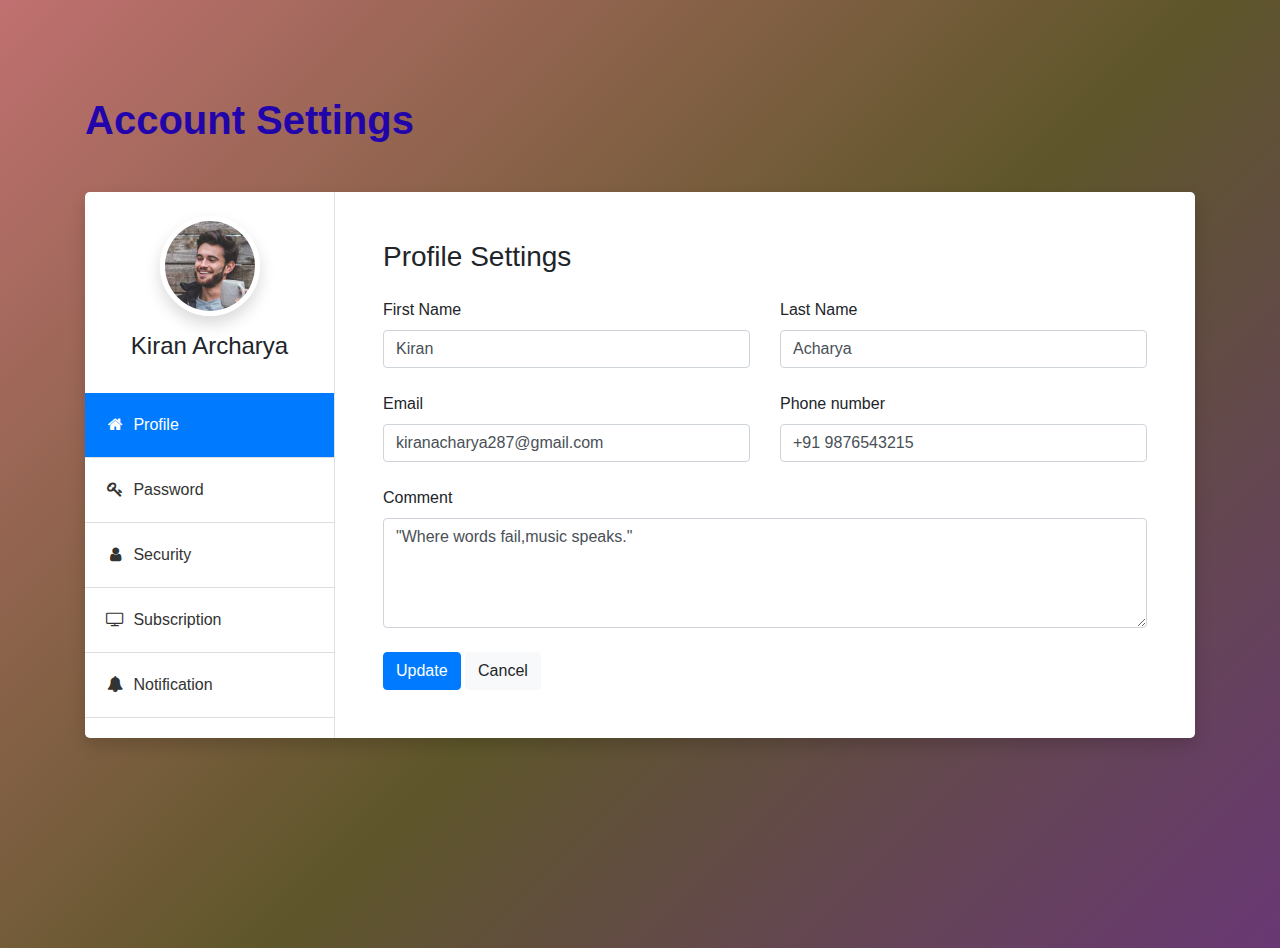
<file: index1.html>
<!DOCTYPE html>
<html lang="en">
<head>
	<meta charset="UTF-8">
	<title>Account Settings UI Design</title>
	<meta content="width=device-width, initial-scale=1, maximum-scale=1, user-scalable=no" name="viewport">
	<link rel="stylesheet" type="text/css" href="https://stackpath.bootstrapcdn.com/bootstrap/4.3.1/css/bootstrap.min.css">
	<link rel="stylesheet" href="https://stackpath.bootstrapcdn.com/font-awesome/4.7.0/css/font-awesome.min.css">
	<link rel="stylesheet" type="text/css" href="style.css">
</head>
<body>
	<section class="py-5 my-5">
		<div class="container">
			   <h1 class="mb-5" style="color: rgb(33, 5, 171)">Account Settings</h1>
			<div class="bg-white shadow rounded-lg d-block d-sm-flex">
				<div class="profile-tab-nav border-right">
					<div class="p-4">
						<div class="img-circle text-center mb-3">
							<img src="user2.jpg" alt="Image" class="shadow">
						</div>
						<h4 class="text-center">Kiran Archarya</h4>
					</div>
					<div class="nav flex-column nav-pills" id="v-pills-tab" role="tablist" aria-orientation="vertical">
						<a class="nav-link active" id="account-tab" data-toggle="pill" href="#account" role="tab" aria-controls="account" aria-selected="true">
							<i class="fa fa-home text-center mr-1"></i> 
							Profile
						</a>
						<a class="nav-link" id="password-tab" data-toggle="pill" href="#password" role="tab" aria-controls="password" aria-selected="false">
							<i class="fa fa-key text-center mr-1"></i> 
							Password
						</a>
						<a class="nav-link" id="security-tab" data-toggle="pill" href="#security" role="tab" aria-controls="security" aria-selected="false">
							<i class="fa fa-user text-center mr-1"></i> 
							Security
						</a>
						<a class="nav-link" id="application-tab" data-toggle="pill" href="#application" role="tab" aria-controls="application" aria-selected="false">
							<i class="fa fa-tv text-center mr-1"></i> 
							Subscription
						</a>
						<a class="nav-link" id="notification-tab" data-toggle="pill" href="#notification" role="tab" aria-controls="notification" aria-selected="false">
							<i class="fa fa-bell text-center mr-1"></i> 
							Notification
						</a>
					</div>
				</div>
				<div class="tab-content p-4 p-md-5" id="v-pills-tabContent">
					<div class="tab-pane fade show active" id="account" role="tabpanel" aria-labelledby="account-tab">
						<h3 class="mb-4">Profile Settings</h3>
						<div class="row">
							<div class="col-md-6">
								<div class="form-group">
								  	<label>First Name</label>
								  	<input type="text" class="form-control" value="Kiran">
								</div>
							</div>
							<div class="col-md-6">
								<div class="form-group">
								  	<label>Last Name</label>
								  	<input type="text" class="form-control" value="Acharya">
								</div>
							</div>
							<div class="col-md-6">
								<div class="form-group">
								  	<label>Email</label>
								  	<input type="text" class="form-control" value="kiranacharya287@gmail.com">
								</div>
							</div>
							<div class="col-md-6">
								<div class="form-group">
								  	<label>Phone number</label>
								  	<input type="text" class="form-control" value="+91 9876543215">
								</div>
							</div>
							<div class="col-md-12">
								<div class="form-group">
								  	<label>Comment</label>
									<textarea class="form-control" rows="4">"Where words fail,music speaks."</textarea>
								</div>
							</div>
						</div>
						<div>
							<button class="btn btn-primary">Update</button>
							<button class="btn btn-light">Cancel</button>
						</div>
					</div>
					<div class="tab-pane fade" id="password" role="tabpanel" aria-labelledby="password-tab">
						<h3 class="mb-4">Password Settings</h3>
						<div class="row">
							<div class="col-md-6">
								<div class="form-group">
								  	<label>Old password</label>
								  	<input type="password" class="form-control">
								</div>
							</div>
						</div>
						<div class="row">
							<div class="col-md-6">
								<div class="form-group">
								  	<label>New password</label>
								  	<input type="password" class="form-control">
								</div>
							</div>
							<div class="col-md-6">
								<div class="form-group">
								  	<label>Confirm new password</label>
								  	<input type="password" class="form-control">
								</div>
							</div>
						</div>
						<div>
							<button class="btn btn-primary">Update</button>
							<button class="btn btn-light">Cancel</button>
						</div>
					</div>
					<div class="tab-pane fade" id="security" role="tabpanel" aria-labelledby="security-tab">
						<h3 class="mb-4">Security Settings</h3>
						<div class="row">
							<div class="col-md-6">
								<div class="form-group">
								  	<label>Login</label>
								  	<input type="text" class="form-control">
								</div>
							</div>
							<div class="col-md-6">
								<div class="form-group">
								  	<label>Two-factor auth</label>
								  	<input type="text" class="form-control">
								</div>
							</div>
							<div class="col-md-6">
								<div class="form-group">
									<div class="form-check">
										<input class="form-check-input" type="checkbox" value="" id="recovery">
										<label class="form-check-label" for="recovery">
										Report
										</label>
									</div>
								</div>
							</div>
						</div>
						<div>
							<button class="btn btn-primary">Update</button>
							<button class="btn btn-light">Cancel</button>
						</div>
					</div>
					<div class="tab-pane fade" id="application" role="tabpanel" aria-labelledby="application-tab">
						<h3 class="mb-4">Subscription Settings</h3>
						<div class="row">
							<p>Choose your plan for your unlimited music with ad-free.</p>
							<div class="col-md-6">
								<div class="form-group">
									<div class="form-check">
									</div>
								</div>
							</div>
						</div>
						<div>
							<a href="pay.html">
								<button class="btn btn-primary">plan for 1 week:Rs-199</button>
							    <button class="btn btn-primary">plan for 1 month:Rs-599</button></n>
								<button class="btn btn-primary">plan for a year:Rs-1999</button>
						    </a>
						</div>
					</div>
					<div class="tab-pane fade" id="notification" role="tabpanel" aria-labelledby="notification-tab">
						<h3 class="mb-4">Notification Settings</h3>
						<div class="form-group">
							<div class="form-check">
								<input class="form-radio-input" type="radio" value="" id="notification1">
								<label class="form-radio-label" for="notification1">
									Allow notifications
								</label>
							</div>
						</div>
						<div class="form-group">
							<div class="form-check">
								<input class="form-radio-input" type="radio" value="" id="notification2" >
								<label class="form-radio-label" for="notification2">
									Mute notifications
								</label>
							</div>
						</div>
						<div>
							<button class="btn btn-primary">Update</button>
							<button class="btn btn-light">Cancel</button>
						</div>
					</div>
				</div>
			</div>
		</div>
	</section>
    <script src="https://code.jquery.com/jquery-3.2.1.slim.min.js"></script>
	<script src="https://cdnjs.cloudflare.com/ajax/libs/popper.js/1.12.9/umd/popper.min.js"></script>
	<script src="https://maxcdn.bootstrapcdn.com/bootstrap/4.0.0/js/bootstrap.min.js"></script>
</body>
</html>
</file>
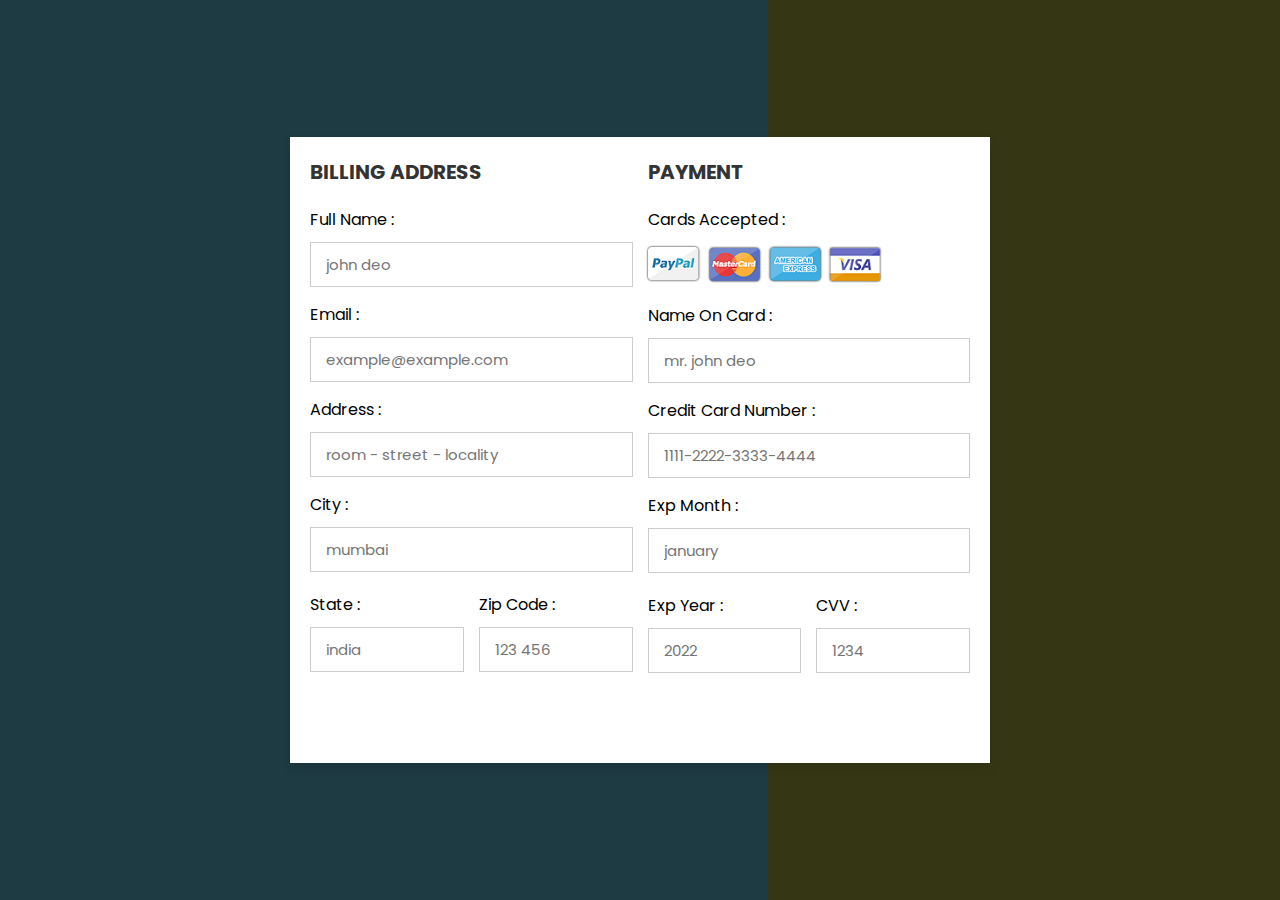
<file: pay.html>
<!DOCTYPE html>
<html lang="en">
<head>
    <meta charset="UTF-8">
    <meta http-equiv="X-UA-Compatible" content="IE=edge">
    <meta name="viewport" content="width=device-width, initial-scale=1.0">
    
    <!-- custom css file link  -->
    <link rel="stylesheet" href="pay.css">

</head>
<body>

<div class="container">

    <form action="">

        <div class="row">

            <div class="col">

                <h3 class="title">billing address</h3>

                <div class="inputBox">
                    <span>full name :</span>
                    <input type="text" placeholder="john deo">
                </div>
                <div class="inputBox">
                    <span>email :</span>
                    <input type="email" placeholder="example@example.com">
                </div>
                <div class="inputBox">
                    <span>address :</span>
                    <input type="text" placeholder="room - street - locality">
                </div>
                <div class="inputBox">
                    <span>city :</span>
                    <input type="text" placeholder="mumbai">
                </div>

                <div class="flex">
                    <div class="inputBox">
                        <span>state :</span>
                        <input type="text" placeholder="india">
                    </div>
                    <div class="inputBox">
                        <span>zip code :</span>
                        <input type="text" placeholder="123 456">
                    </div>
                </div>

            </div>

            <div class="col">

                <h3 class="title">payment</h3>

                <div class="inputBox">
                    <span>cards accepted :</span>
                    <img src="card_img.png" alt="">
                </div>
                <div class="inputBox">
                    <span>name on card :</span>
                    <input type="text" placeholder="mr. john deo">
                </div>
                <div class="inputBox">
                    <span>credit card number :</span>
                    <input type="number" placeholder="1111-2222-3333-4444">
                </div>
                <div class="inputBox">
                    <span>exp month :</span>
                    <input type="text" placeholder="january">
                </div>

                <div class="flex">
                    <div class="inputBox">
                        <span>exp year :</span>
                        <input type="number" placeholder="2022">
                    </div>
                    <div class="inputBox">
                        <span>CVV :</span>
                        <input type="text" placeholder="1234">
                    </div>
                </div>

            </div>
    
        </div>

        <input type="submit" value="proceed to checkout" class="submit-btn">

    </form>

</div>    
    
</body>
</html>
</file>
<file: style.css>
@import url("https://fonts.googleapis.com/css?family=Roboto:300,400,500,700&display=swap");
body {
	background: -webkit-repeating-linear-gradient(-45deg, #950e0e97, #5e562a, #6b3283, #6c3f3a, #45344d, #553761);
	font-family: "tahoma", sans-serif;
	height: 100vh;
	background-size: 400%;
}

.shadow {
	box-shadow: 10px 10px 4px black;
}
.container h1{
	font-family: Arial;
	font-weight: bolder;
}
.profile-tab-nav {
	min-width: 250px;
}

.tab-content {
	flex: 1;
}

.form-group {
	margin-bottom: 1.5rem;
}

.nav-pills a.nav-link {
	padding: 20px 20px;
	border-bottom: 1px solid #ddd;
	border-radius: 0;
	color: #333;
}
.nav-pills a.nav-link i {
	width: 20px;
}

.img-circle img {
	height: 100px;
	width: 100px;
	border-radius: 100%;
	border: 5px solid #fff;
}
</file>
<file: pay.css>
@import url('https://fonts.googleapis.com/css2?family=Poppins:wght@100;300;400;500;600&display=swap');

*{
  font-family: 'Poppins', sans-serif;
  margin:0; padding:0;
  box-sizing: border-box;
  outline: none; border:none;
  text-transform: capitalize;
  transition: all .2s linear;
}

.container{
  display: flex;
  justify-content: center;
  align-items: center;
  padding:25px;
  min-height: 100vh;
  background: linear-gradient(90deg, #1e3a42 60%, #353714 40.1%);
}

.container form{
  padding:20px;
  width:700px;
  background: #fff;
  box-shadow: 0 5px 10px rgba(0,0,0,.1);
}

.container form .row{
  display: flex;
  flex-wrap: wrap;
  gap:15px;
}

.container form .row .col{
  flex:1 1 250px;
}

.container form .row .col .title{
  font-size: 20px;
  color:#333;
  padding-bottom: 5px;
  text-transform: uppercase;
}

.container form .row .col .inputBox{
  margin:15px 0;
}

.container form .row .col .inputBox span{
  margin-bottom: 10px;
  display: block;
}

.container form .row .col .inputBox input{
  width: 100%;
  border:1px solid #ccc;
  padding:10px 15px;
  font-size: 15px;
  text-transform: none;
}

.container form .row .col .inputBox input:focus{
  border:1px solid #000;
}

.container form .row .col .flex{
  display: flex;
  gap:15px;
}

.container form .row .col .flex .inputBox{
  margin-top: 5px;
}

.container form .row .col .inputBox img{
  height: 34px;
  margin-top: 5px;
  filter: drop-shadow(0 0 1px #000);
}

.container form .submit-btn{
  width: 100%;
  padding:12px;
  font-size: 17px;
  background: #1e1b0700;
  color:#fff;
  margin-top: 5px;
  cursor: pointer;
}

.container form .submit-btn:hover{
  background: #15150500;
}
</file>
